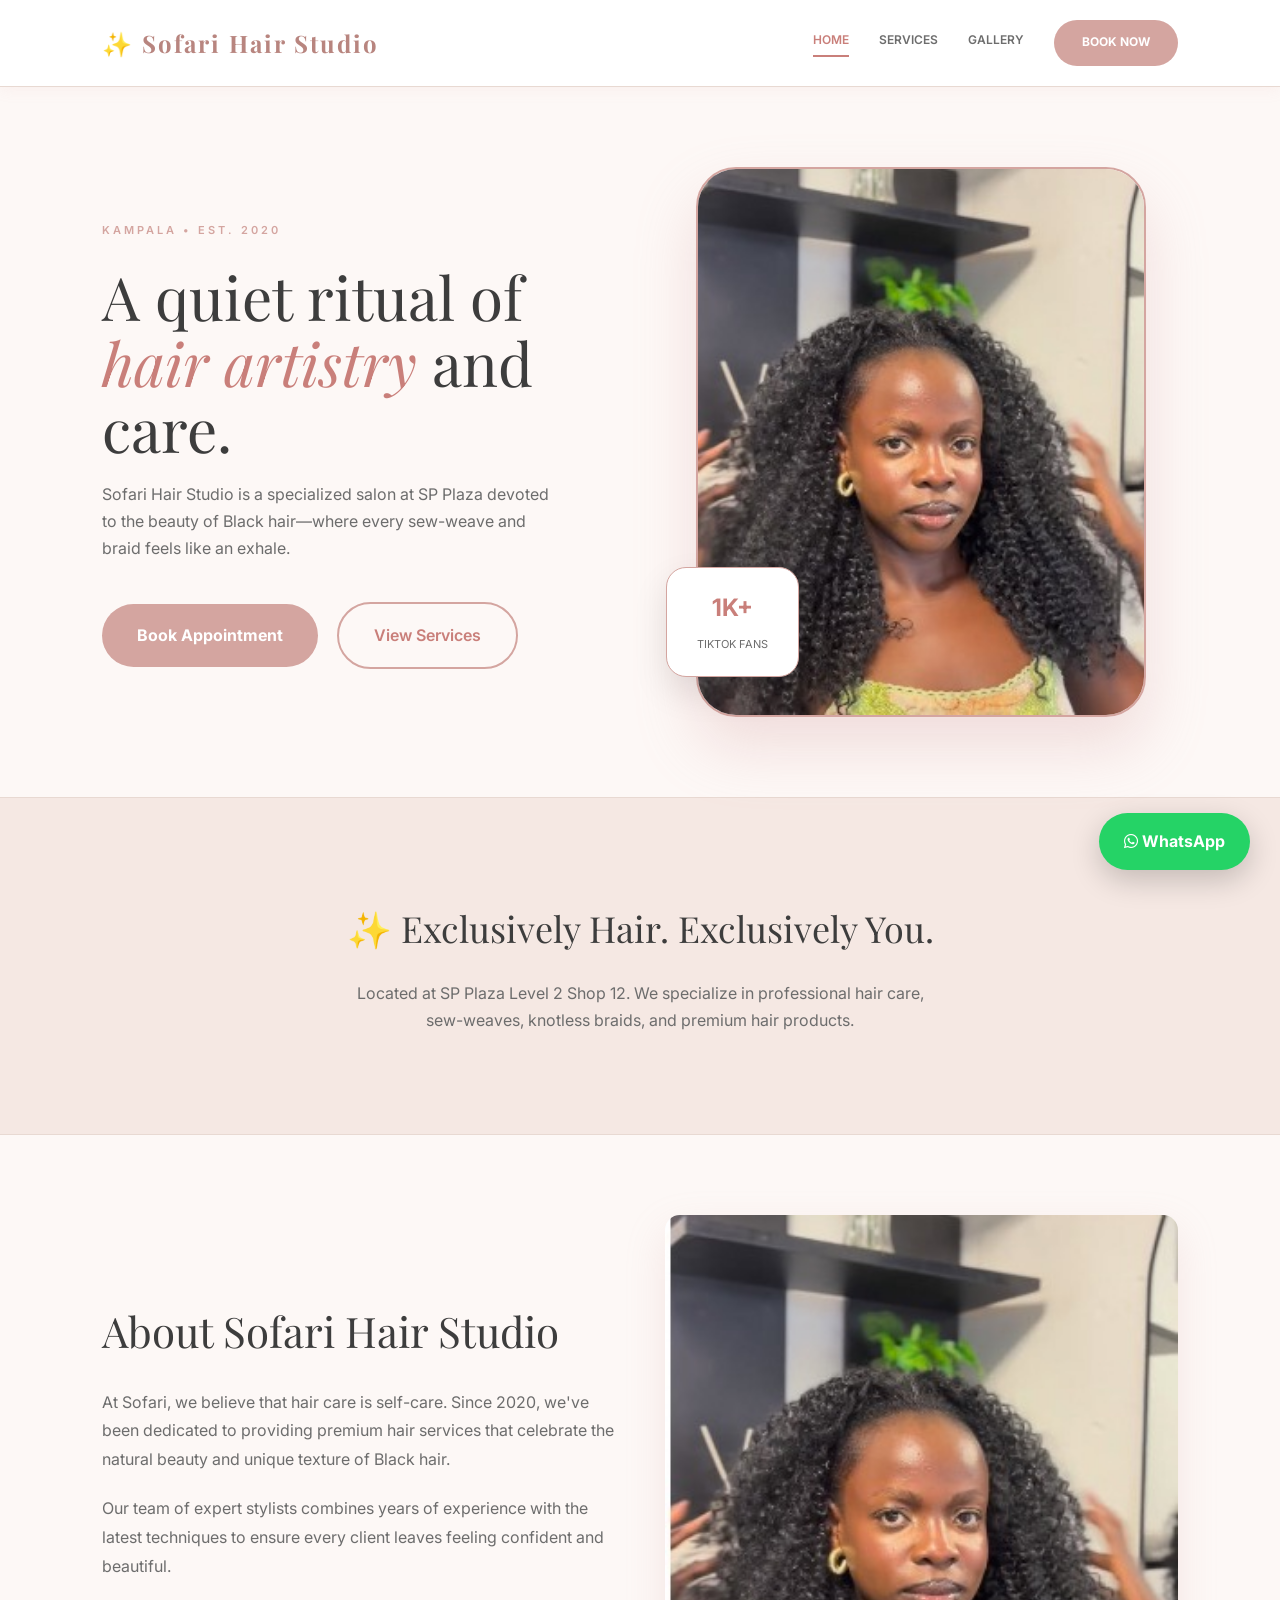
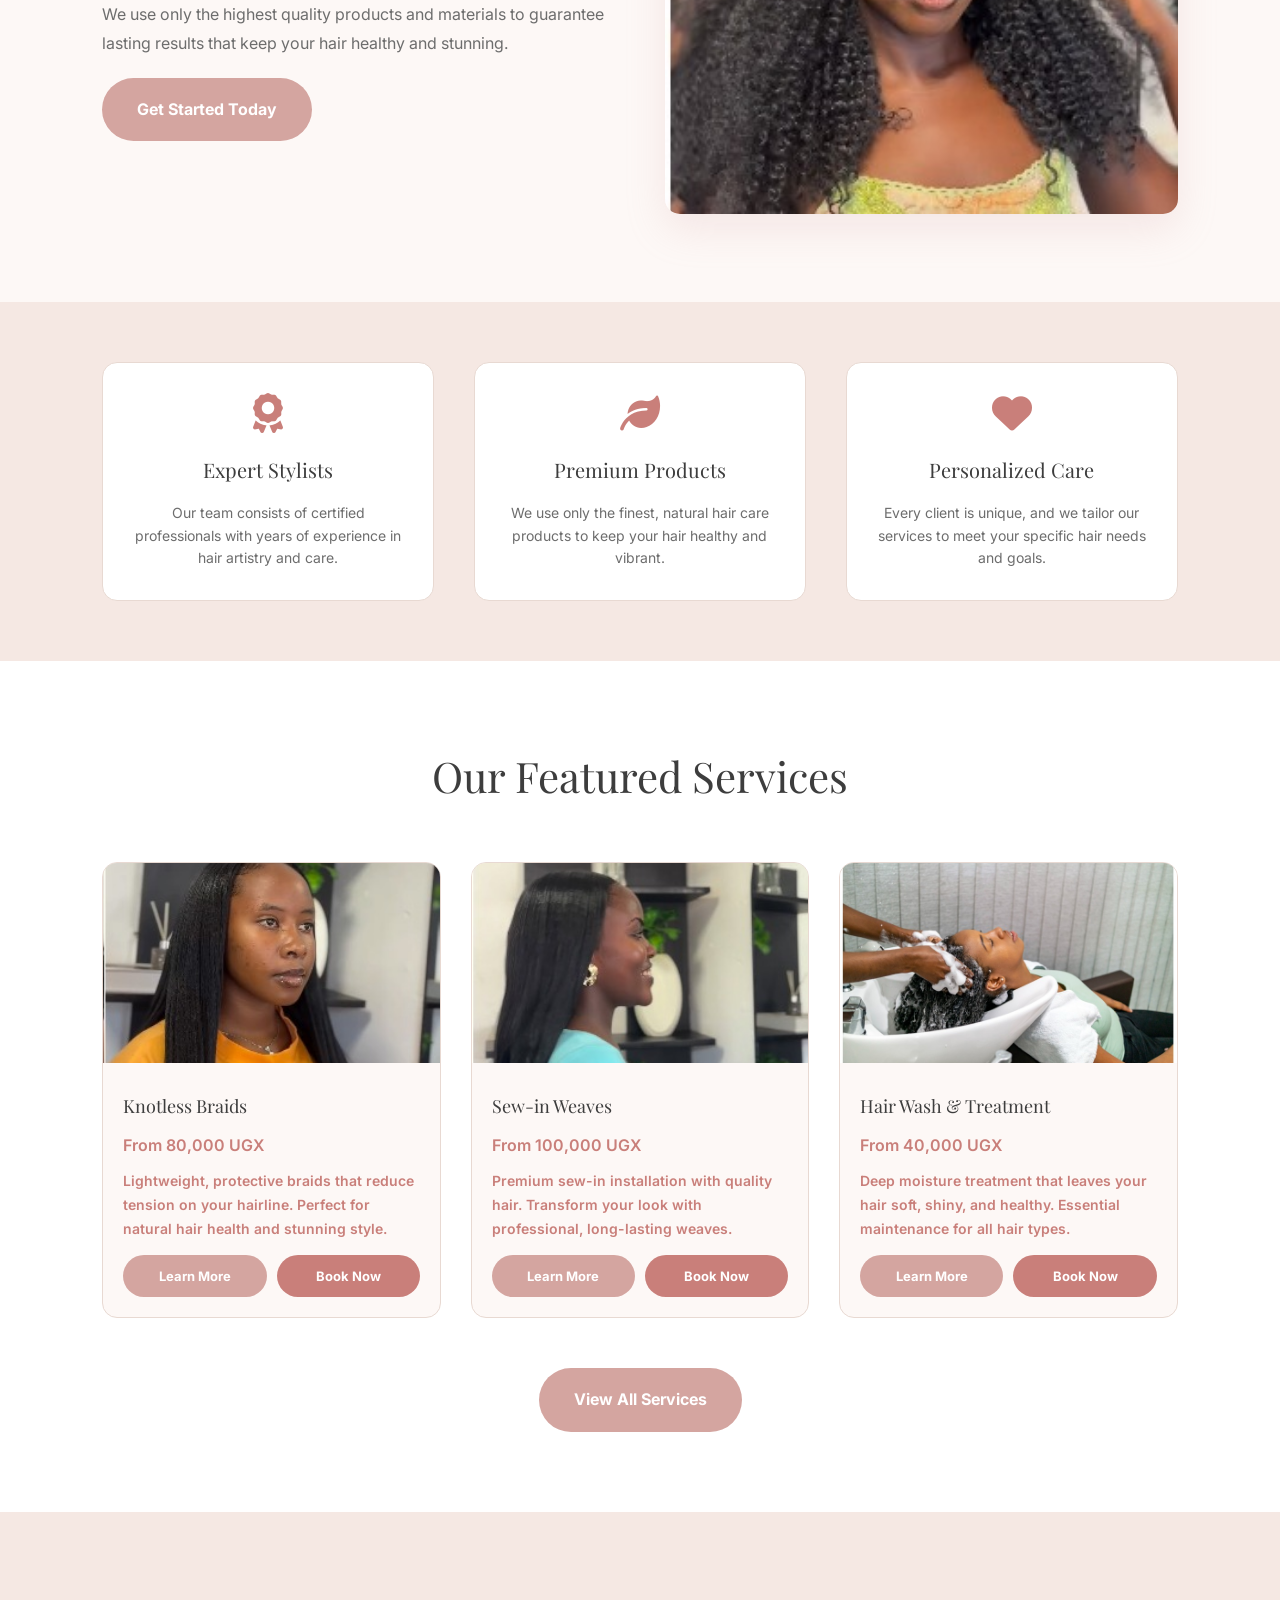
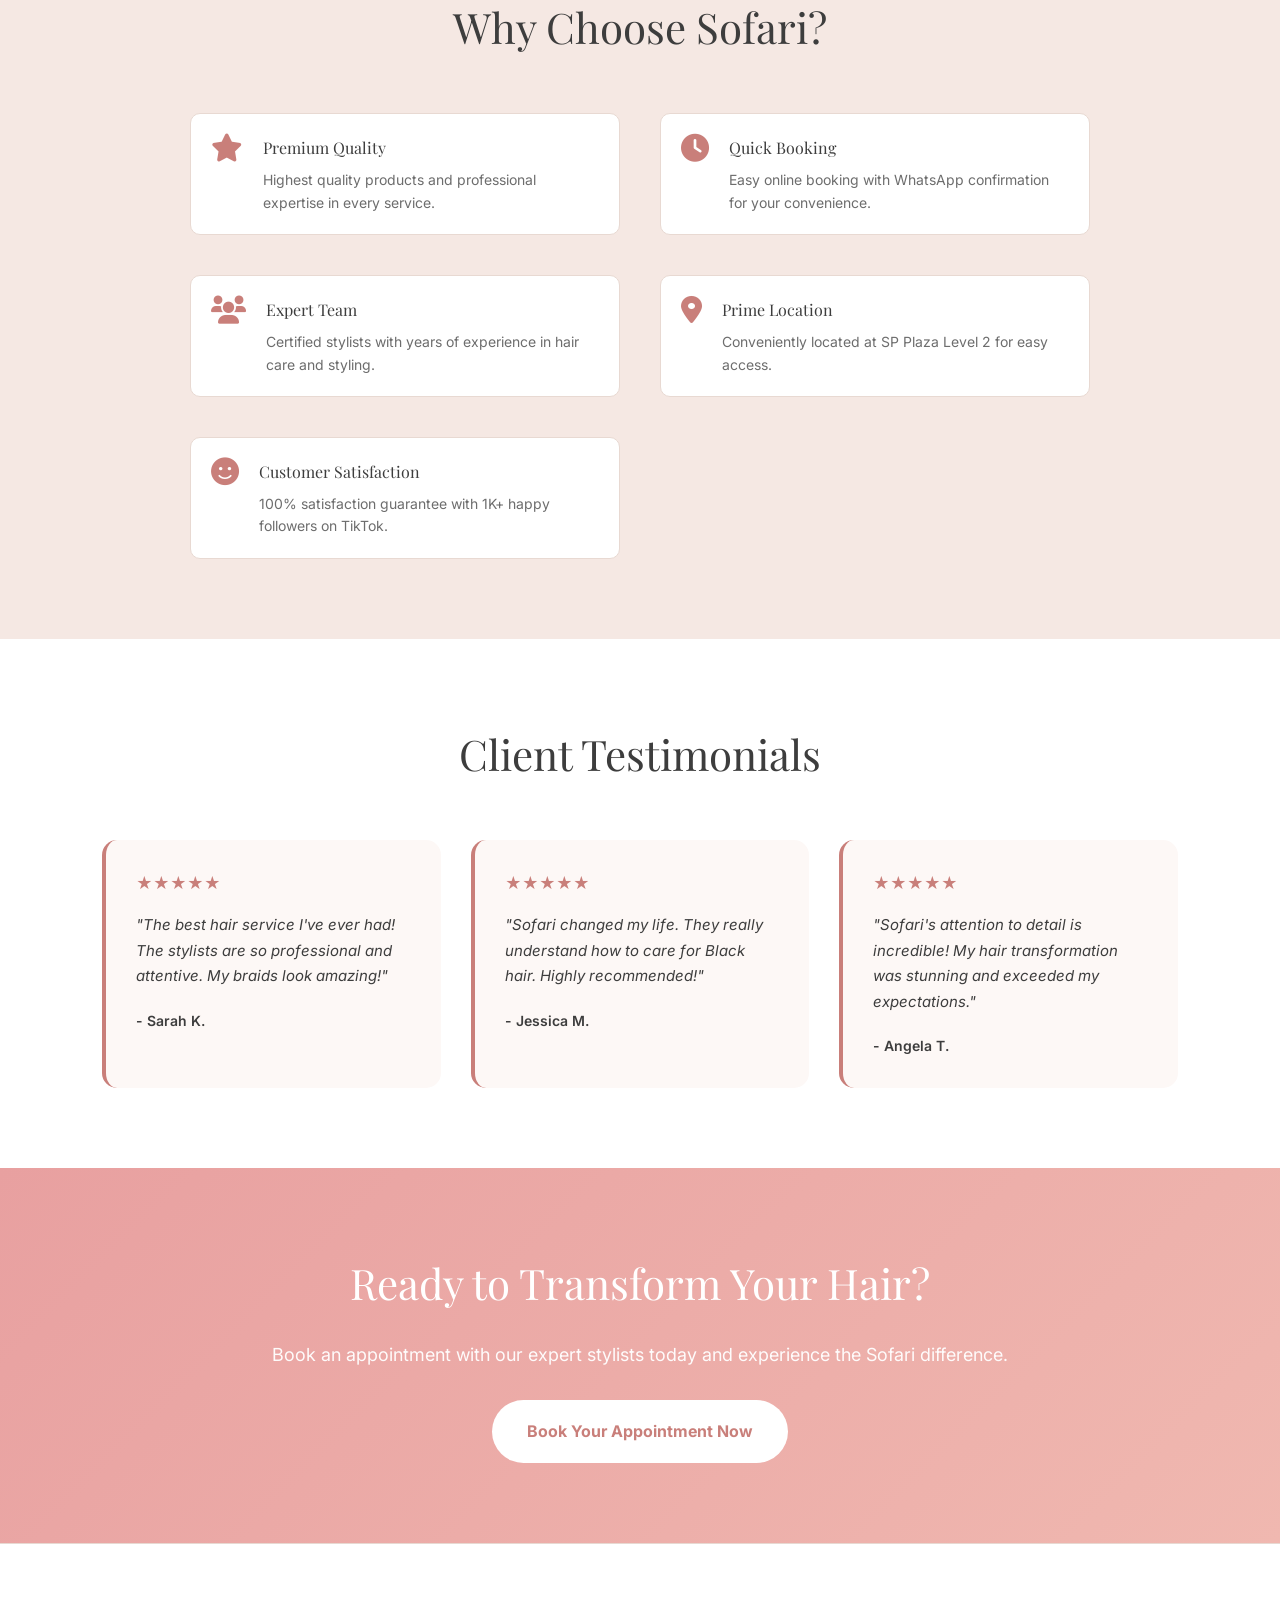
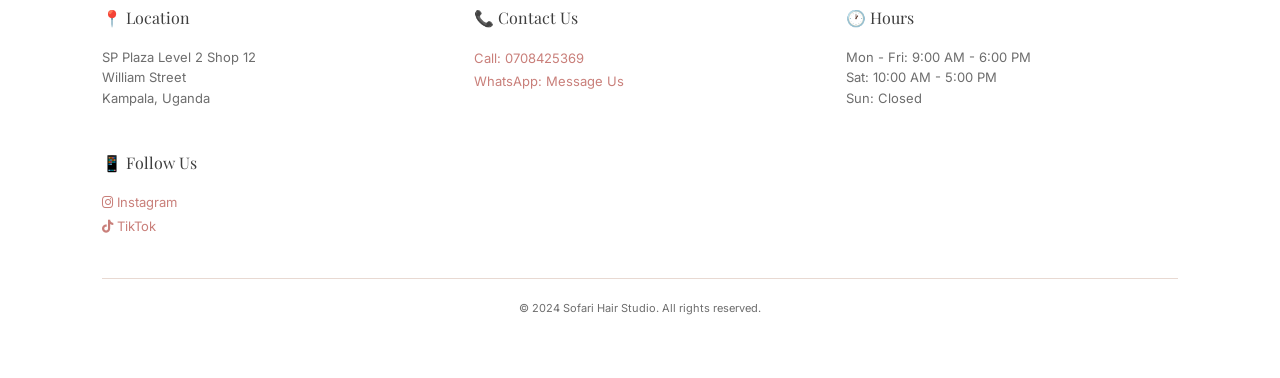
<file: index.html>
<!DOCTYPE html>
<html lang="en">
<head>
    <meta charset="UTF-8">
    <meta name="viewport" content="width=device-width, initial-scale=1.0">
    <title>Sofari Hair Studio | Premium Hair Salon</title>
    <link rel="stylesheet" href="style.css">
    <link rel="stylesheet" href="https://cdnjs.cloudflare.com/ajax/libs/font-awesome/6.0.0/css/all.min.css">
    <style>
        .about-section {
            display: grid;
            grid-template-columns: 1fr 1fr;
            gap: 50px;
            align-items: center;
            padding: 80px 8%;
        }

        .about-content h2 {
            font-size: 42px;
            color: var(--text-dark);
            margin-bottom: 20px;
        }

        .about-content p {
            color: var(--text-light);
            font-size: 16px;
            line-height: 1.8;
            margin-bottom: 20px;
        }

        .features-grid {
            display: grid;
            grid-template-columns: repeat(3, 1fr);
            gap: 40px;
            padding: 60px 8%;
            background: var(--bg-medium);
        }

        .feature-card {
            text-align: center;
            padding: 30px;
            background: var(--white);
            border-radius: 15px;
            border: 1px solid var(--border);
            transition: 0.3s;
        }

        .feature-card:hover {
            transform: translateY(-10px);
            box-shadow: 0 15px 40px rgba(212, 160, 160, 0.2);
        }

        .feature-card i {
            font-size: 40px;
            color: var(--accent-hover);
            margin-bottom: 20px;
        }

        .feature-card h3 {
            font-size: 20px;
            color: var(--text-dark);
            margin-bottom: 15px;
        }

        .feature-card p {
            color: var(--text-light);
            font-size: 14px;
            line-height: 1.6;
        }

        .services-preview {
            padding: 80px 8%;
            background: var(--white);
        }

        .services-preview h2 {
            font-size: 42px;
            color: var(--text-dark);
            text-align: center;
            margin-bottom: 50px;
        }

        .services-grid {
            display: grid;
            grid-template-columns: repeat(3, 1fr);
            gap: 30px;
            margin-bottom: 50px;
        }

        .service-item {
            background: var(--bg-light);
            border-radius: 15px;
            overflow: hidden;
            transition: 0.3s;
            border: 1px solid var(--border);
        }

        .service-item:hover {
            transform: translateY(-10px);
            box-shadow: 0 15px 40px rgba(212, 160, 160, 0.2);
        }

        .service-item img {
            width: 100%;
            height: 200px;
            object-fit: cover;
        }

        .service-item-content {
            padding: 20px;
        }

        .service-item h3 {
            font-size: 18px;
            color: var(--text-dark);
            margin-bottom: 10px;
        }

        .service-item p {
            color: var(--accent-hover);
            font-weight: 600;
            margin-bottom: 15px;
        }

        .service-item .btn-rose {
            display: inline-block;
            padding: 10px 20px;
            font-size: 13px;
        }

        .cta-section {
            background: linear-gradient(135deg, #e8a0a0 0%, #f0b8b0 100%);
            padding: 80px 8%;
            text-align: center;
            color: var(--white);
        }

        .cta-section h2 {
            font-size: 42px;
            margin-bottom: 20px;
            color: var(--white);
        }

        .cta-section p {
            font-size: 18px;
            margin-bottom: 30px;
            color: rgba(255, 255, 255, 0.95);
        }

        .testimonials {
            padding: 80px 8%;
            background: var(--white);
        }

        .testimonials h2 {
            font-size: 42px;
            color: var(--text-dark);
            text-align: center;
            margin-bottom: 50px;
        }

        .testimonials-grid {
            display: grid;
            grid-template-columns: repeat(3, 1fr);
            gap: 30px;
        }

        .testimonial-card {
            background: var(--bg-light);
            padding: 30px;
            border-radius: 15px;
            border-left: 4px solid var(--accent-hover);
        }

        .testimonial-card .stars {
            color: var(--accent-hover);
            margin-bottom: 15px;
            font-size: 16px;
        }

        .testimonial-card p {
            color: var(--text-dark);
            font-size: 15px;
            line-height: 1.7;
            margin-bottom: 20px;
            font-style: italic;
        }

        .testimonial-author {
            font-weight: 600;
            color: var(--text-dark);
            font-size: 14px;
        }

        .why-choose {
            padding: 80px 8%;
            background: var(--bg-medium);
        }

        .why-choose h2 {
            font-size: 42px;
            color: var(--text-dark);
            text-align: center;
            margin-bottom: 50px;
        }

        .why-list {
            display: grid;
            grid-template-columns: 1fr 1fr;
            gap: 40px;
            max-width: 900px;
            margin: 0 auto;
        }

        .why-item {
            display: flex;
            gap: 20px;
            padding: 20px;
            background: var(--white);
            border-radius: 10px;
            border: 1px solid var(--border);
        }

        .why-item i {
            font-size: 28px;
            color: var(--accent-hover);
            flex-shrink: 0;
        }

        .why-item h3 {
            font-size: 16px;
            color: var(--text-dark);
            margin-bottom: 8px;
        }

        .why-item p {
            font-size: 14px;
            color: var(--text-light);
            line-height: 1.6;
        }

        @media (max-width: 768px) {
            .about-section {
                grid-template-columns: 1fr;
                padding: 40px 5%;
            }

            .features-grid {
                grid-template-columns: 1fr;
            }

            .services-grid {
                grid-template-columns: 1fr;
            }

            .testimonials-grid {
                grid-template-columns: 1fr;
            }

            .why-list {
                grid-template-columns: 1fr;
            }

            .about-content h2 {
                font-size: 32px;
            }

            .cta-section h2 {
                font-size: 32px;
            }

            .services-preview h2 {
                font-size: 32px;
            }

            .testimonials h2 {
                font-size: 32px;
            }

            .why-choose h2 {
                font-size: 32px;
            }
        }
    </style>
</head>
<body>

<header>
    <a href="index.html" class="logo">✨ Sofari Hair Studio</a>
    <nav>
        <a href="index.html" class="active">Home</a>
        <a href="services.html">Services</a>
        <a href="gallery.html">Gallery</a>
        <a href="booking.html" class="nav-book-btn">Book Now</a>
    </nav>
</header>

<main>
    <!-- HERO SECTION -->
    <section class="hero-split">
        <div class="hero-content">
            <span>Kampala • Est. 2020</span>
            <h1>A quiet ritual of <em>hair artistry</em> and care.</h1>
            <p>Sofari Hair Studio is a specialized salon at SP Plaza devoted to the beauty of Black hair—where every sew-weave and braid feels like an exhale.</p>
            
            <div class="hero-btns">
                <a href="booking.html" class="btn-rose">Book Appointment</a>
                <a href="services.html" class="btn-outline">View Services</a>
            </div>
        </div>

        <div class="hero-visual">
            <div class="img-container">
                <img src="sofari-1.jpeg" alt="Hair Artistry">
                <div class="badge">
                    <strong>1K+</strong>
                    <span>TikTok Fans</span>
                </div>
            </div>
        </div>
    </section>

    <!-- TAGLINE -->
    <section class="description-bar">
        <h2>✨ Exclusively Hair. Exclusively You.</h2>
        <p>Located at SP Plaza Level 2 Shop 12. We specialize in professional hair care, sew-weaves, knotless braids, and premium hair products.</p>
    </section>

    <!-- ABOUT SECTION -->
    <section class="about-section">
        <div class="about-content">
            <h2>About Sofari Hair Studio</h2>
            <p>At Sofari, we believe that hair care is self-care. Since 2020, we've been dedicated to providing premium hair services that celebrate the natural beauty and unique texture of Black hair.</p>
            <p>Our team of expert stylists combines years of experience with the latest techniques to ensure every client leaves feeling confident and beautiful.</p>
            <p>We use only the highest quality products and materials to guarantee lasting results that keep your hair healthy and stunning.</p>
            <a href="booking.html" class="btn-rose">Get Started Today</a>
        </div>
        <div class="about-content">
            <img src="sofari-1.jpeg" alt="About Sofari" style="border-radius: 15px; width: 100%; box-shadow: 0 15px 40px rgba(212, 160, 160, 0.2);">
        </div>
    </section>

    <!-- FEATURES -->
    <section class="features-grid">
        <div class="feature-card">
            <i class="fas fa-award"></i>
            <h3>Expert Stylists</h3>
            <p>Our team consists of certified professionals with years of experience in hair artistry and care.</p>
        </div>
        <div class="feature-card">
            <i class="fas fa-leaf"></i>
            <h3>Premium Products</h3>
            <p>We use only the finest, natural hair care products to keep your hair healthy and vibrant.</p>
        </div>
        <div class="feature-card">
            <i class="fas fa-heart"></i>
            <h3>Personalized Care</h3>
            <p>Every client is unique, and we tailor our services to meet your specific hair needs and goals.</p>
        </div>
    </section>

    <!-- FEATURED SERVICES -->
    <section class="services-preview">
        <h2>Our Featured Services</h2>
        <div class="services-grid">
            <div class="service-item">
                <img src="sofari-2.jpeg" alt="Knotless Braids">
                <div class="service-item-content">
                    <h3>Knotless Braids</h3>
                    <p style="color: var(--accent-hover); font-weight: 600; margin-bottom: 10px;">From 80,000 UGX</p>
                    <p style="font-size: 14px; margin-bottom: 15px;">Lightweight, protective braids that reduce tension on your hairline. Perfect for natural hair health and stunning style.</p>
                    <div style="display: flex; gap: 10px;">
                        <a href="services.html" class="btn-rose" style="flex: 1; text-align: center; padding: 10px;">Learn More</a>
                        <a href="booking.html" class="btn-rose" style="flex: 1; text-align: center; padding: 10px; background: var(--accent-hover);">Book Now</a>
                    </div>
                </div>
            </div>
            <div class="service-item">
                <img src="sofari-3.jpeg" alt="Sew-in Weaves">
                <div class="service-item-content">
                    <h3>Sew-in Weaves</h3>
                    <p style="color: var(--accent-hover); font-weight: 600; margin-bottom: 10px;">From 100,000 UGX</p>
                    <p style="font-size: 14px; margin-bottom: 15px;">Premium sew-in installation with quality hair. Transform your look with professional, long-lasting weaves.</p>
                    <div style="display: flex; gap: 10px;">
                        <a href="services.html" class="btn-rose" style="flex: 1; text-align: center; padding: 10px;">Learn More</a>
                        <a href="booking.html" class="btn-rose" style="flex: 1; text-align: center; padding: 10px; background: var(--accent-hover);">Book Now</a>
                    </div>
                </div>
            </div>
            <div class="service-item">
                <img src="sofari-10.jpeg" alt="Hair Wash & Treatment">
                <div class="service-item-content">
                    <h3>Hair Wash & Treatment</h3>
                    <p style="color: var(--accent-hover); font-weight: 600; margin-bottom: 10px;">From 40,000 UGX</p>
                    <p style="font-size: 14px; margin-bottom: 15px;">Deep moisture treatment that leaves your hair soft, shiny, and healthy. Essential maintenance for all hair types.</p>
                    <div style="display: flex; gap: 10px;">
                        <a href="services.html" class="btn-rose" style="flex: 1; text-align: center; padding: 10px;">Learn More</a>
                        <a href="booking.html" class="btn-rose" style="flex: 1; text-align: center; padding: 10px; background: var(--accent-hover);">Book Now</a>
                    </div>
                </div>
            </div>
        </div>
        <div style="text-align: center;">
            <a href="services.html" class="btn-rose">View All Services</a>
        </div>
    </section>

    <!-- WHY CHOOSE US -->
    <section class="why-choose">
        <h2>Why Choose Sofari?</h2>
        <div class="why-list">
            <div class="why-item">
                <i class="fas fa-star"></i>
                <div>
                    <h3>Premium Quality</h3>
                    <p>Highest quality products and professional expertise in every service.</p>
                </div>
            </div>
            <div class="why-item">
                <i class="fas fa-clock"></i>
                <div>
                    <h3>Quick Booking</h3>
                    <p>Easy online booking with WhatsApp confirmation for your convenience.</p>
                </div>
            </div>
            <div class="why-item">
                <i class="fas fa-users"></i>
                <div>
                    <h3>Expert Team</h3>
                    <p>Certified stylists with years of experience in hair care and styling.</p>
                </div>
            </div>
            <div class="why-item">
                <i class="fas fa-location-dot"></i>
                <div>
                    <h3>Prime Location</h3>
                    <p>Conveniently located at SP Plaza Level 2 for easy access.</p>
                </div>
            </div>
            <div class="why-item">
                <i class="fas fa-smile"></i>
                <div>
                    <h3>Customer Satisfaction</h3>
                    <p>100% satisfaction guarantee with 1K+ happy followers on TikTok.</p>
                </div>
            </div>
        </div>
    </section>

    <!-- TESTIMONIALS -->
    <section class="testimonials">
        <h2>Client Testimonials</h2>
        <div class="testimonials-grid">
            <div class="testimonial-card">
                <div class="stars">★★★★★</div>
                <p>"The best hair service I've ever had! The stylists are so professional and attentive. My braids look amazing!"</p>
                <div class="testimonial-author">- Sarah K.</div>
            </div>
            <div class="testimonial-card">
                <div class="stars">★★★★★</div>
                <p>"Sofari changed my life. They really understand how to care for Black hair. Highly recommended!"</p>
                <div class="testimonial-author">- Jessica M.</div>
            </div>
            <div class="testimonial-card">
                <div class="stars">★★★★★</div>
                <p>"Sofari's attention to detail is incredible! My hair transformation was stunning and exceeded my expectations."</p>
                <div class="testimonial-author">- Angela T.</div>
            </div>
        </div>
    </section>

    <!-- CTA SECTION -->
    <section class="cta-section">
        <h2>Ready to Transform Your Hair?</h2>
        <p>Book an appointment with our expert stylists today and experience the Sofari difference.</p>
        <a href="booking.html" class="btn-rose" style="background: var(--white); color: var(--accent-hover);">Book Your Appointment Now</a>
    </section>
</main>

<footer>
    <div style="max-width: 1200px; margin: 0 auto;">
        <div style="display: grid; grid-template-columns: repeat(auto-fit, minmax(250px, 1fr)); gap: 40px; margin-bottom: 40px; text-align: left;">
            <!-- Location -->
            <div>
                <h3 style="color: var(--text-dark); margin-bottom: 15px; font-size: 16px;">📍 Location</h3>
                <p style="margin: 0; line-height: 1.6;">
                    SP Plaza Level 2 Shop 12<br>
                    William Street<br>
                    Kampala, Uganda
                </p>
            </div>
            
            <!-- Contact -->
            <div>
                <h3 style="color: var(--text-dark); margin-bottom: 15px; font-size: 16px;">📞 Contact Us</h3>
                <p style="margin: 0; line-height: 1.8;">
                    <a href="tel:0708425369" style="color: var(--accent-hover); text-decoration: none;">Call: 0708425369</a><br>
                    <a href="https://wa.me/256708425369" target="_blank" style="color: var(--accent-hover); text-decoration: none;">WhatsApp: Message Us</a>
                </p>
            </div>
            
            <!-- Hours -->
            <div>
                <h3 style="color: var(--text-dark); margin-bottom: 15px; font-size: 16px;">🕐 Hours</h3>
                <p style="margin: 0; line-height: 1.6;">
                    Mon - Fri: 9:00 AM - 6:00 PM<br>
                    Sat: 10:00 AM - 5:00 PM<br>
                    Sun: Closed
                </p>
            </div>

            <!-- Follow Us -->
            <div>
                <h3 style="color: var(--text-dark); margin-bottom: 15px; font-size: 16px;">📱 Follow Us</h3>
                <p style="margin: 0; line-height: 1.8;">
                    <a href="https://www.instagram.com/sofarihairstudio?igsh=MTB6eWc3endqeXNsdg==" target="_blank" style="color: var(--accent-hover); text-decoration: none;"><i class="fab fa-instagram"></i> Instagram</a><br>
                    <a href="https://www.tiktok.com/@sofari.hair.studio?_r=1&_t=ZS-95yvasUpIJh" target="_blank" style="color: var(--accent-hover); text-decoration: none;"><i class="fab fa-tiktok"></i> TikTok</a>
                </p>
            </div>
        </div>
        
        <div style="border-top: 1px solid var(--border); padding-top: 20px; text-align: center;">
            <p style="margin: 0; font-size: 11px;">&copy; 2024 Sofari Hair Studio. All rights reserved.</p>
        </div>
    </div>
</footer>

<a href="https://wa.me/256708425369" class="whatsapp-btn">
    <i class="fab fa-whatsapp"></i> WhatsApp
</a>

<script src="app.js"></script>
</body>
</html>
</file>
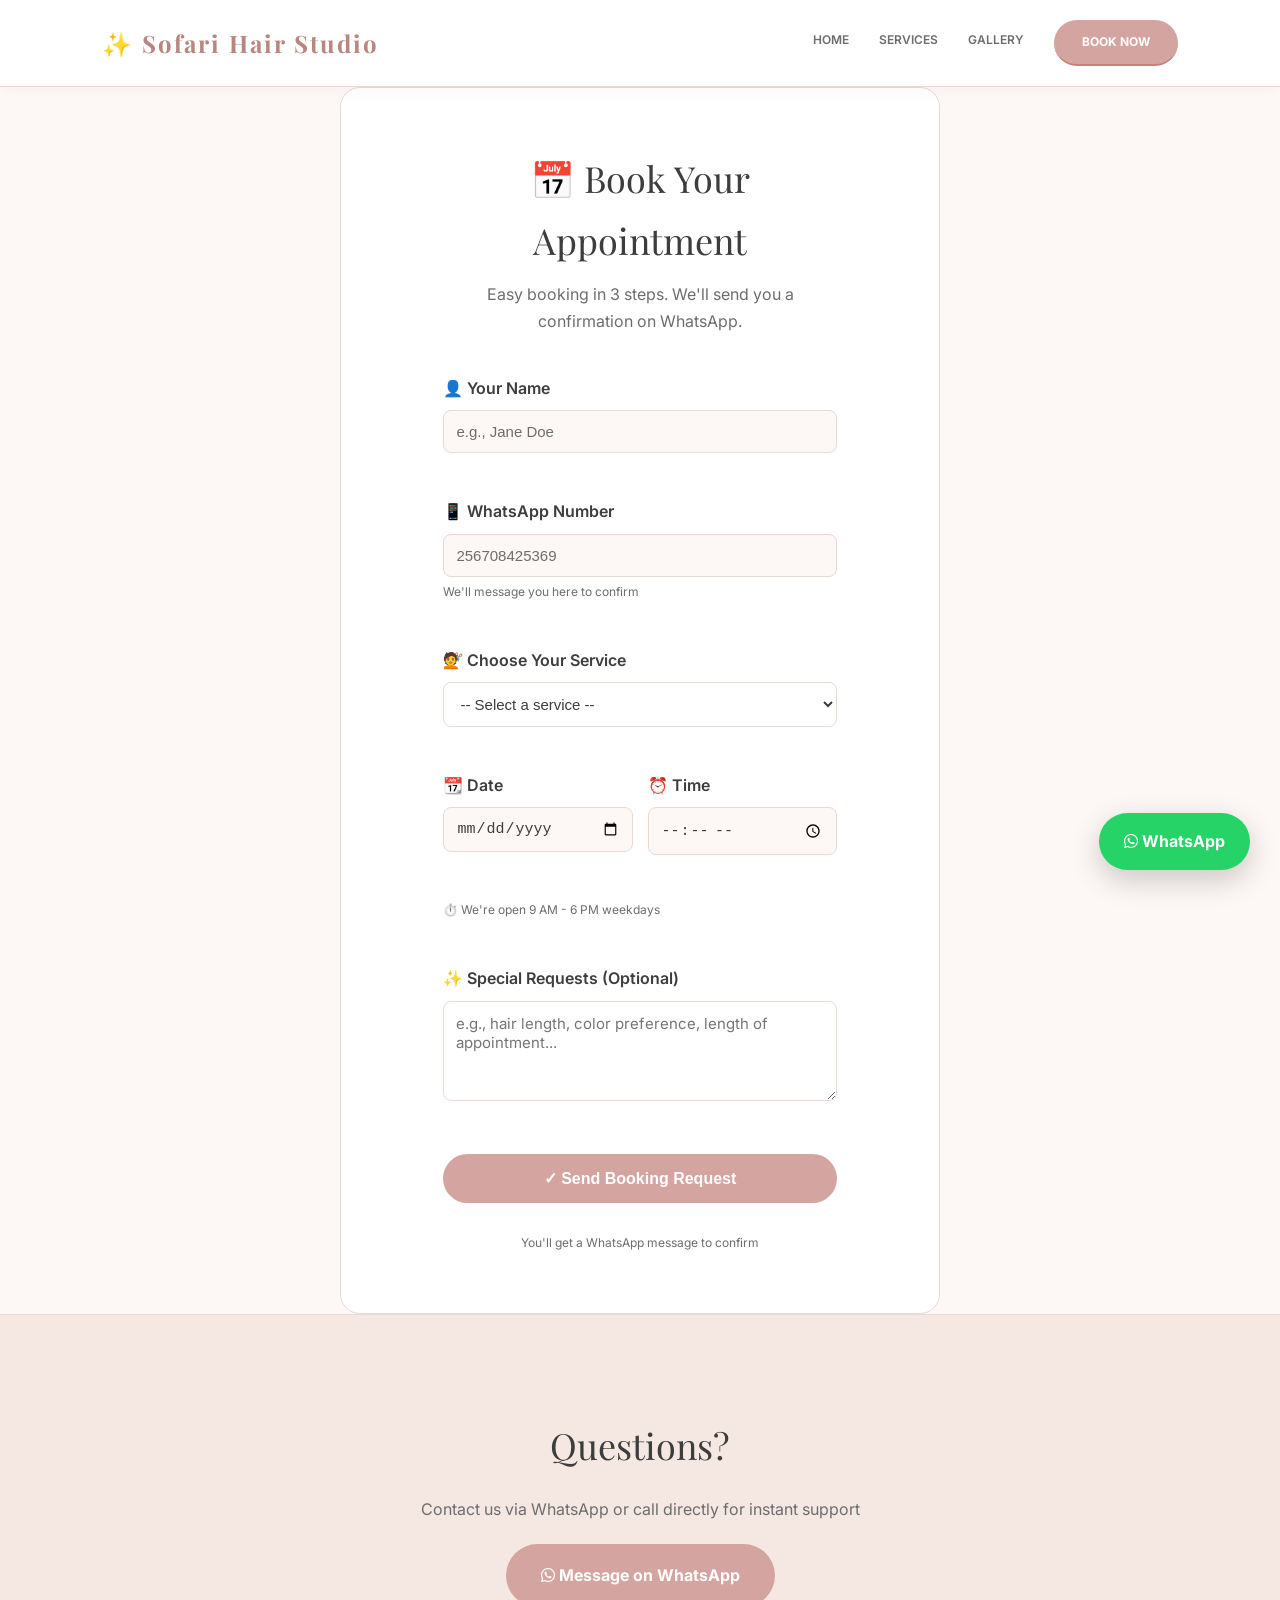
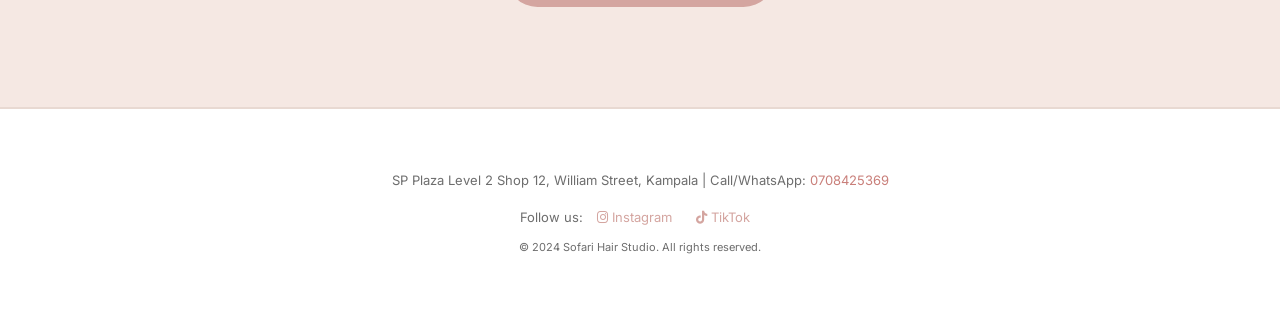
<file: booking.html>
<!DOCTYPE html>
<html lang="en">
<head>
    <meta charset="UTF-8">
    <meta name="viewport" content="width=device-width, initial-scale=1.0">
    <link rel="stylesheet" href="style.css">
    <link rel="stylesheet" href="https://cdnjs.cloudflare.com/ajax/libs/font-awesome/6.0.0/css/all.min.css">
    <title>Book Now | Sofari Hair Studio</title>
</head>
<body>
<header>
    <a href="index.html" class="logo">✨ Sofari Hair Studio</a>
    <nav>
        <a href="index.html">Home</a>
        <a href="services.html">Services</a>
        <a href="gallery.html">Gallery</a>

        <a href="booking.html" class="nav-book-btn active">Book Now</a>
    </nav>
</header>

<main>
    <section>
        <div class="booking-container" style="max-width: 600px; margin: 0 auto; padding: 60px 8%;">
            <h2 style="font-size: 36px; text-align: center; margin-bottom: 10px;">📅 Book Your Appointment</h2>
            <p style="text-align: center; color: var(--text-light); margin-bottom: 40px; font-size: 16px;">
                Easy booking in 3 steps. We'll send you a confirmation on WhatsApp.
            </p>
            <form onsubmit="handleBooking(event)">
                <!-- Your Info -->
                <div style="margin-bottom: 30px;">
                    <label style="display: block; margin-bottom: 8px; font-weight: 600; color: var(--text-dark);">👤 Your Name</label>
                    <input type="text" id="name" placeholder="e.g., Jane Doe" required style="width: 100%; padding: 12px; border: 1px solid var(--border); border-radius: 8px; font-size: 15px; box-sizing: border-box;">
                </div>

                <div style="margin-bottom: 30px;">
                    <label style="display: block; margin-bottom: 8px; font-weight: 600; color: var(--text-dark);">📱 WhatsApp Number</label>
                    <input type="tel" id="phone" placeholder="256708425369" required style="width: 100%; padding: 12px; border: 1px solid var(--border); border-radius: 8px; font-size: 15px; box-sizing: border-box;">
                    <p style="font-size: 12px; color: var(--text-light); margin-top: 5px;">We'll message you here to confirm</p>
                </div>

                <!-- Service Selection -->
                <div style="margin-bottom: 30px;">
                    <label style="display: block; margin-bottom: 8px; font-weight: 600; color: var(--text-dark);">💇 Choose Your Service</label>
                    <select id="service" required style="width: 100%; padding: 12px; border: 1px solid var(--border); border-radius: 8px; font-size: 15px; box-sizing: border-box; background: var(--white); cursor: pointer;">
                        <option value="">-- Select a service --</option>
                        <option value="Knotless Braids">Knotless Braids - 80,000 UGX</option>
                        <option value="Sew-in Weaves">Sew-in Weaves - 100,000 UGX</option>
                        <option value="Hair Wash & Treatment">Hair Wash & Treatment - 40,000 UGX</option>
                        <option value="Cornrows">Cornrows - 40,000 UGX</option>
                        <option value="Hair Consultation">Hair Consultation - Free</option>
                    </select>
                </div>

                <!-- Date & Time -->
                <div style="display: grid; grid-template-columns: 1fr 1fr; gap: 15px; margin-bottom: 30px;">
                    <div>
                        <label style="display: block; margin-bottom: 8px; font-weight: 600; color: var(--text-dark);">📆 Date</label>
                        <input type="date" id="date" required style="width: 100%; padding: 12px; border: 1px solid var(--border); border-radius: 8px; font-size: 15px; box-sizing: border-box;">
                    </div>
                    <div>
                        <label style="display: block; margin-bottom: 8px; font-weight: 600; color: var(--text-dark);">⏰ Time</label>
                        <input type="time" id="time" required style="width: 100%; padding: 12px; border: 1px solid var(--border); border-radius: 8px; font-size: 15px; box-sizing: border-box;">
                    </div>
                </div>
                <p style="font-size: 12px; color: var(--text-light); margin-bottom: 30px;">⏱️ We're open 9 AM - 6 PM weekdays</p>

                <!-- Special Requests -->
                <div style="margin-bottom: 30px;">
                    <label style="display: block; margin-bottom: 8px; font-weight: 600; color: var(--text-dark);">✨ Special Requests (Optional)</label>
                    <textarea id="notes" placeholder="e.g., hair length, color preference, length of appointment..." style="width: 100%; padding: 12px; border: 1px solid var(--border); border-radius: 8px; font-size: 15px; box-sizing: border-box; background: var(--white); font-family: inherit; resize: vertical; min-height: 100px;"></textarea>
                </div>

                <!-- Submit Button -->
                <button type="submit" class="btn-rose" style="width: 100%; padding: 15px; font-size: 16px; font-weight: 600; border: none; cursor: pointer;">✓ Send Booking Request</button>
                <p style="text-align: center; font-size: 12px; color: var(--text-light); margin-top: 15px;">You'll get a WhatsApp message to confirm</p>
            </form>
        </div>
    </section>

    <div class="description-bar">
        <h2>Questions?</h2>
        <p>Contact us via WhatsApp or call directly for instant support</p>
        <a href="https://wa.me/256708425369" class="btn-rose" style="margin-top: 20px; display: inline-block;">
            <i class="fab fa-whatsapp"></i> Message on WhatsApp
        </a>
    </div>
</main>

<footer>
    <p>SP Plaza Level 2 Shop 12, William Street, Kampala | Call/WhatsApp: <a href="tel:0708425369">0708425369</a></p>
    <p style="margin-top:15px;">
        Follow us: 
        <a href="https://www.instagram.com/sofarihairstudio?igsh=MTB6eWc3endqeXNsdg==" target="_blank" style="color: var(--accent); text-decoration: none; margin: 0 10px;">
            <i class="fab fa-instagram"></i> Instagram
        </a>
        <a href="https://www.tiktok.com/@sofari.hair.studio?_r=1&_t=ZS-95yvasUpIJh" target="_blank" style="color: var(--accent); text-decoration: none; margin: 0 10px;">
            <i class="fab fa-tiktok"></i> TikTok
        </a>
    </p>
    <p style="margin-top:10px; font-size:11px;">&copy; 2024 Sofari Hair Studio. All rights reserved.</p>
</footer>

<a href="https://wa.me/256708425369" class="whatsapp-btn">
    <i class="fab fa-whatsapp"></i> WhatsApp
</a>

<script src="app.js"></script>
<script>
function handleBooking(event) {
    event.preventDefault();
    const name = document.getElementById('name').value;
    const phone = document.getElementById('phone').value;
    const service = document.getElementById('service').value;
    const date = document.getElementById('date').value;
    const time = document.getElementById('time').value;
    const notes = document.getElementById('notes').value;
    
    const message = `Hello! I'd like to book an appointment:\n\n📋 Name: ${name}\n📞 Phone: ${phone}\n💇 Service: ${service}\n📅 Date: ${date}\n⏰ Time: ${time}\n${notes ? '\n📝 Notes: ' + notes : ''}`;
    
    const whatsappUrl = `https://wa.me/256708425369?text=${encodeURIComponent(message)}`;
    window.open(whatsappUrl, '_blank');
}
</script>
</body>
</html>
</file>
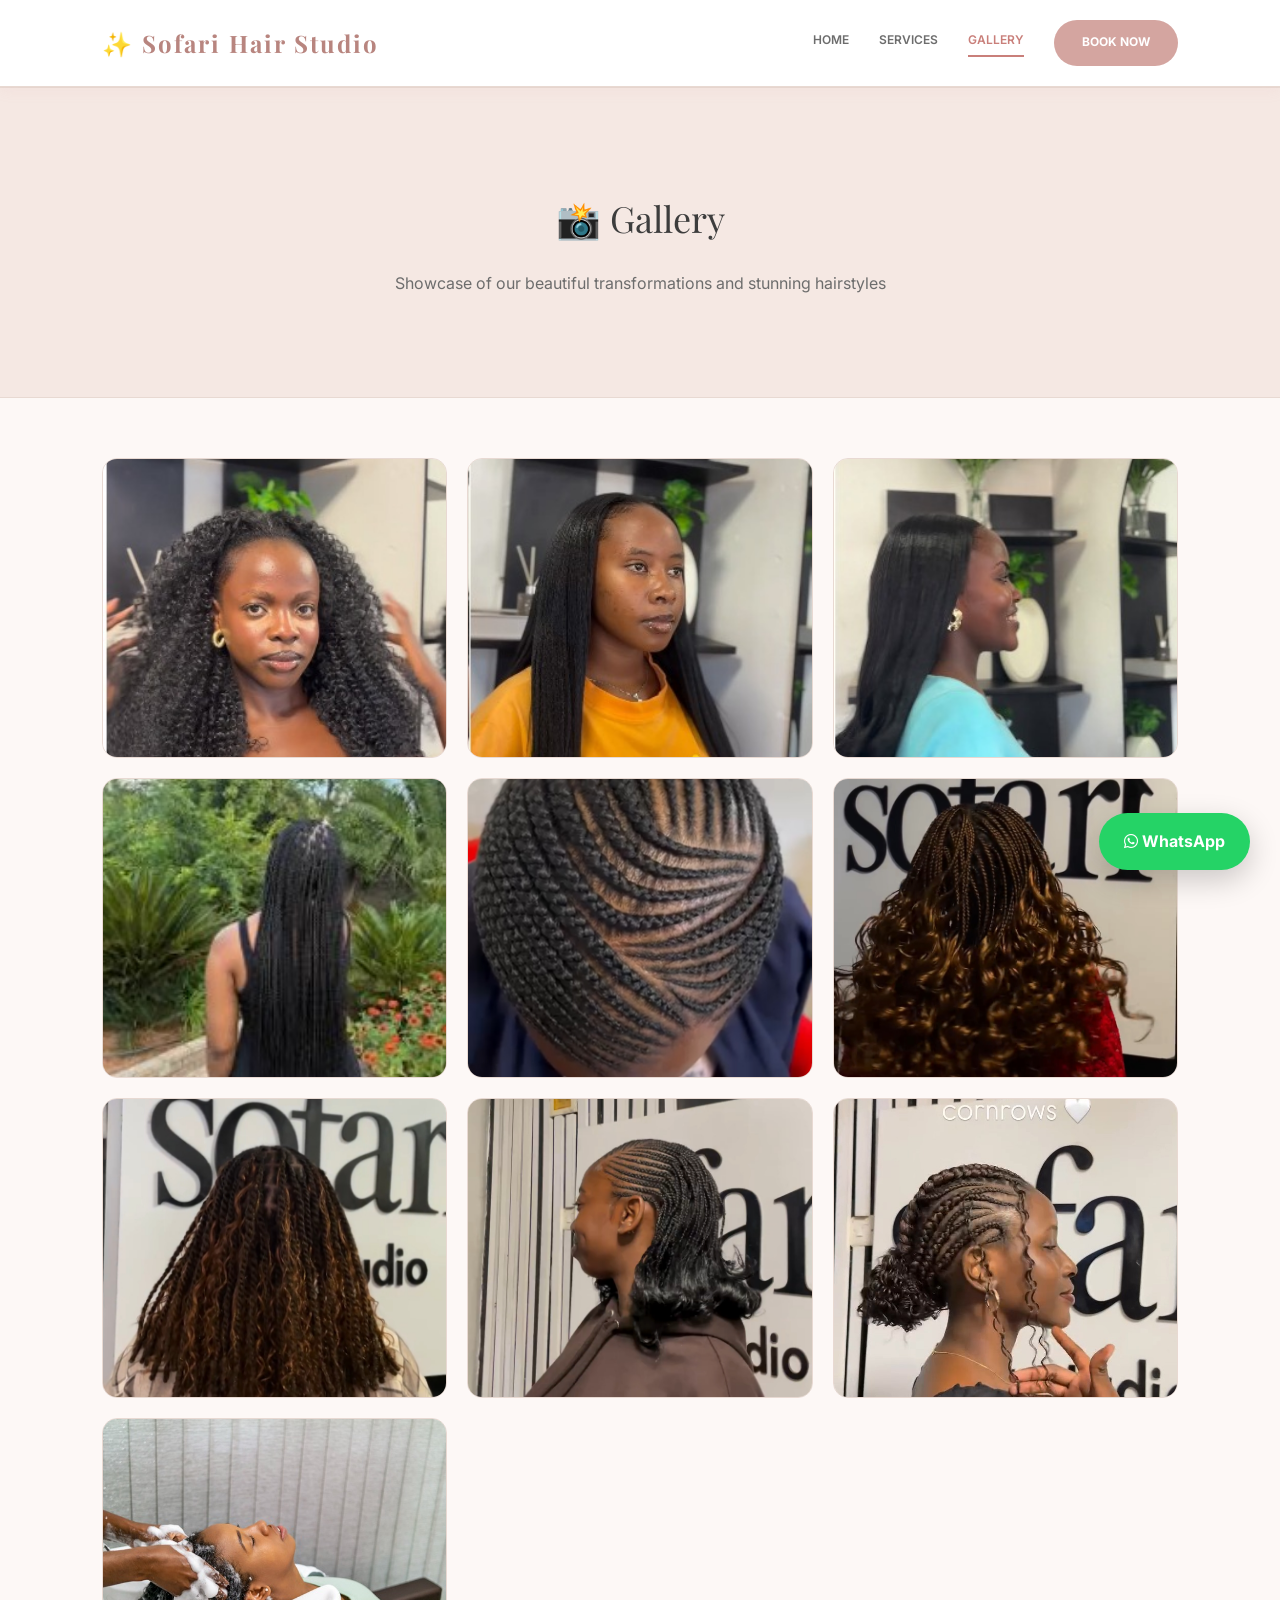
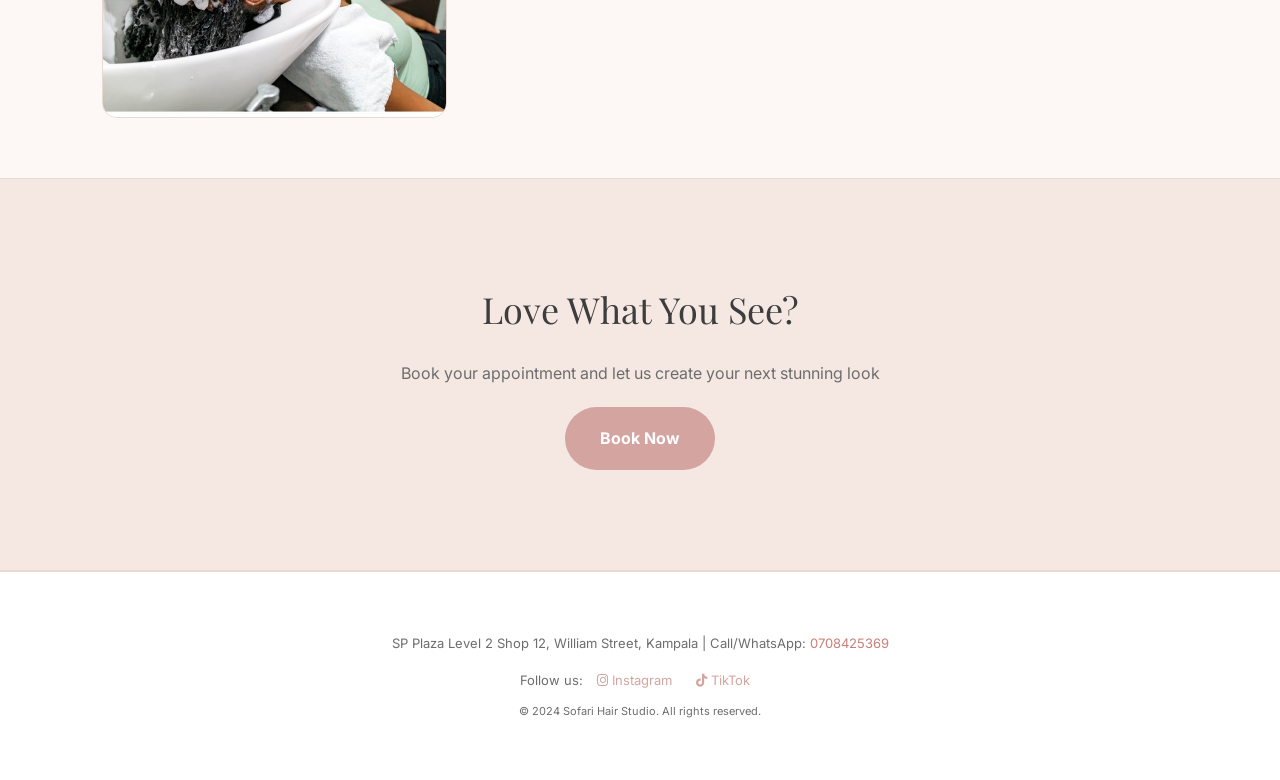
<file: gallery.html>
<!DOCTYPE html>
<html lang="en">
<head>
    <meta charset="UTF-8">
    <meta name="viewport" content="width=device-width, initial-scale=1.0">
    <link rel="stylesheet" href="style.css">
    <link rel="stylesheet" href="https://cdnjs.cloudflare.com/ajax/libs/font-awesome/6.0.0/css/all.min.css">
    <title>Gallery | Sofari Hair Studio</title>
    <style>
        .gallery-grid {
            display: grid;
            grid-template-columns: repeat(auto-fit, minmax(280px, 1fr));
            gap: 20px;
            padding: 60px 8%;
        }
        
        .gallery-item {
            position: relative;
            overflow: hidden;
            border-radius: 15px;
            height: 300px;
            cursor: pointer;
            transition: 0.3s;
            border: 1px solid var(--border);
        }
        
        .gallery-item:hover {
            transform: scale(1.05);
            border-color: var(--accent);
            box-shadow: 0 15px 40px rgba(212, 175, 55, 0.2);
        }
        
        .gallery-item img {
            width: 100%;
            height: 100%;
            object-fit: cover;
        }
        
        .gallery-overlay {
            position: absolute;
            bottom: 0;
            left: 0;
            right: 0;
            background: linear-gradient(transparent, rgba(0,0,0,0.8));
            padding: 20px;
            transform: translateY(100%);
            transition: 0.3s;
        }
        
        .gallery-item:hover .gallery-overlay {
            transform: translateY(0);
        }
        
        .gallery-overlay p {
            color: var(--accent);
            margin: 0;
        }
    </style>
</head>
<body>
<header>
    <a href="index.html" class="logo">✨ Sofari Hair Studio</a>
    <nav>
        <a href="index.html">Home</a>
        <a href="services.html">Services</a>
        <a href="gallery.html" class="active">Gallery</a>
        <a href="booking.html" class="nav-book-btn">Book Now</a>
    </nav>
</header>

<main>
    <div class="description-bar">
        <h2>📸 Gallery</h2>
        <p>Showcase of our beautiful transformations and stunning hairstyles</p>
    </div>
    
    <div class="gallery-grid">
        <div class="gallery-item">
            <img src="sofari-1.jpeg" alt="Sofari Client 1">
            <div class="gallery-overlay">
                <p>✨ Beautiful Sofari Results</p>
            </div>
        </div>
        <div class="gallery-item">
            <img src="sofari-2.jpeg" alt="Sofari Client 2">
            <div class="gallery-overlay">
                <p>✨ Stunning Transformation</p>
            </div>
        </div>
        <div class="gallery-item">
            <img src="sofari-3.jpeg" alt="Sofari Client 3">
            <div class="gallery-overlay">
                <p>✨ Beautiful Sofari Work</p>
            </div>
        </div>
        <div class="gallery-item">
            <img src="sofari-4.jpeg" alt="Sofari Client 4">
            <div class="gallery-overlay">
                <p>✨ Gorgeous Hair Styling</p>
            </div>
        </div>
        <div class="gallery-item">
            <img src="sofari-5.jpeg" alt="Sofari Client 5">
            <div class="gallery-overlay">
                <p>✨ Stunning Braids</p>
            </div>
        </div>
        <div class="gallery-item">
            <img src="sofari-6.jpeg" alt="Sofari Client 6">
            <div class="gallery-overlay">
                <p>✨ Beautiful Hair Art</p>
            </div>
        </div>
        <div class="gallery-item">
            <img src="sofari-7.jpeg" alt="Sofari Client 7">
            <div class="gallery-overlay">
                <p>✨ Premium Hair Styling</p>
            </div>
        </div>
        <div class="gallery-item">
            <img src="sofari-8.jpeg" alt="Sofari Client 8">
            <div class="gallery-overlay">
                <p>✨ Elegant Hair Design</p>
            </div>
        </div>
        <div class="gallery-item">
            <img src="sofari-9.jpeg" alt="Sofari Client 9">
            <div class="gallery-overlay">
                <p>✨ Expert Hair Craftsmanship</p>
            </div>
        </div>
        <div class="gallery-item">
            <img src="sofari-10.jpeg" alt="Sofari Client 10">
            <div class="gallery-overlay">
                <p>✨ Hair Wash & Treatment</p>
            </div>
        </div>
    </div>

    <section class="description-bar">
        <h2>Love What You See?</h2>
        <p>Book your appointment and let us create your next stunning look</p>
        <a href="booking.html" class="btn-rose" style="margin-top: 20px; display: inline-block;">Book Now</a>
    </section>
</main>

<footer>
    <p>SP Plaza Level 2 Shop 12, William Street, Kampala | Call/WhatsApp: <a href="tel:0708425369">0708425369</a></p>
    <p style="margin-top:15px;">
        Follow us: 
        <a href="https://www.instagram.com/sofarihairstudio?igsh=MTB6eWc3endqeXNsdg==" target="_blank" style="color: var(--accent); text-decoration: none; margin: 0 10px;">
            <i class="fab fa-instagram"></i> Instagram
        </a>
        <a href="https://www.tiktok.com/@sofari.hair.studio?_r=1&_t=ZS-95yvasUpIJh" target="_blank" style="color: var(--accent); text-decoration: none; margin: 0 10px;">
            <i class="fab fa-tiktok"></i> TikTok
        </a>
    </p>
    <p style="margin-top:10px; font-size:11px;">&copy; 2024 Sofari Hair Studio. All rights reserved.</p>
</footer>

<a href="https://wa.me/256708425369" class="whatsapp-btn">
    <i class="fab fa-whatsapp"></i> WhatsApp
</a>

<script src="app.js"></script>
</body>
</html>
</file>
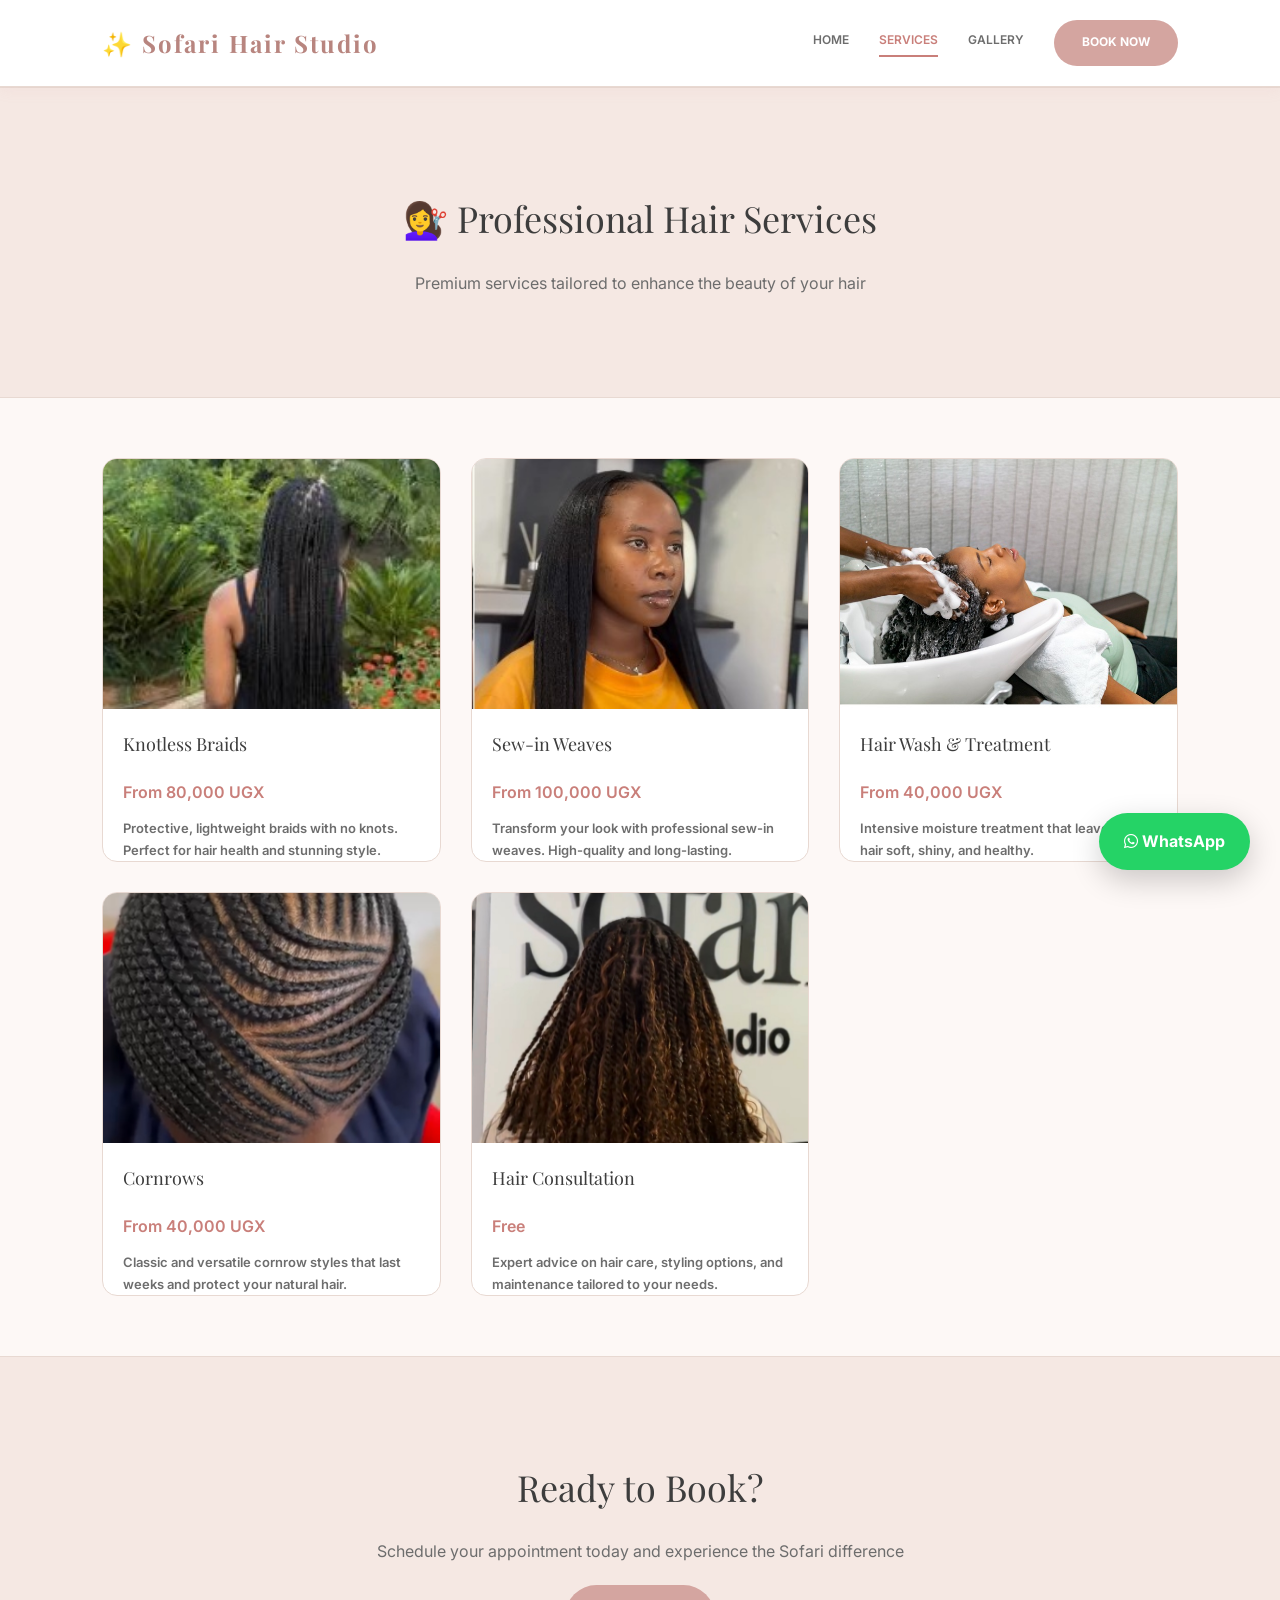
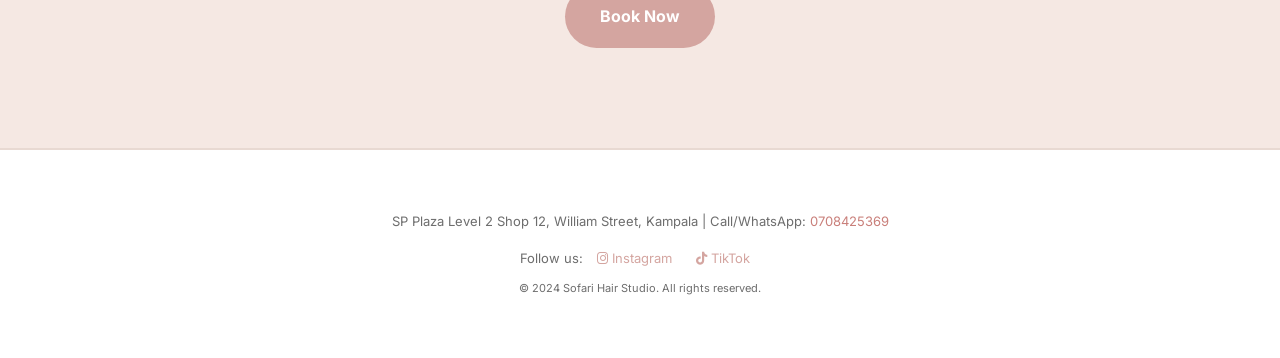
<file: services.html>
<!DOCTYPE html>
<html lang="en">
<head>
    <meta charset="UTF-8">
    <meta name="viewport" content="width=device-width, initial-scale=1.0">
    <link rel="stylesheet" href="style.css">
    <link rel="stylesheet" href="https://cdnjs.cloudflare.com/ajax/libs/font-awesome/6.0.0/css/all.min.css">
    <title>Services | Sofari Hair Studio</title>
</head>
<body>
<header>
    <a href="index.html" class="logo">✨ Sofari Hair Studio</a>
    <nav>
        <a href="index.html">Home</a>
        <a href="services.html" class="active">Services</a>
        <a href="gallery.html">Gallery</a>
        <a href="booking.html" class="nav-book-btn">Book Now</a>
    </nav>
</header>

<main>
    <div class="description-bar">
        <h2>💇‍♀️ Professional Hair Services</h2>
        <p>Premium services tailored to enhance the beauty of your hair</p>
    </div>
    
    <div class="glam-grid">
        <div class="glam-card">
            <img src="sofari-4.jpeg" alt="Knotless Braids">
            <h3>Knotless Braids</h3>
            <p>From 80,000 UGX</p>
            <p style="font-size: 13px; color: var(--text-light); padding: 0 20px;">
                Protective, lightweight braids with no knots. Perfect for hair health and stunning style.
            </p>
        </div>
        <div class="glam-card">
            <img src="sofari-2.jpeg" alt="Sew-in Weaves">
            <h3>Sew-in Weaves</h3>
            <p>From 100,000 UGX</p>
            <p style="font-size: 13px; color: var(--text-light); padding: 0 20px;">
                Transform your look with professional sew-in weaves. High-quality and long-lasting.
            </p>
        </div>
        <div class="glam-card">
            <img src="sofari-10.jpeg" alt="Hair Wash & Treatment">
            <h3>Hair Wash & Treatment</h3>
            <p>From 40,000 UGX</p>
            <p style="font-size: 13px; color: var(--text-light); padding: 0 20px;">
                Intensive moisture treatment that leaves your hair soft, shiny, and healthy.
            </p>
        </div>
        <div class="glam-card">
            <img src="sofari-5.jpeg" alt="Cornrows">
            <h3>Cornrows</h3>
            <p>From 40,000 UGX</p>
            <p style="font-size: 13px; color: var(--text-light); padding: 0 20px;">
                Classic and versatile cornrow styles that last weeks and protect your natural hair.
            </p>
        </div>
        <div class="glam-card">
            <img src="sofari-7.jpeg" alt="Consultation">
            <h3>Hair Consultation</h3>
            <p>Free</p>
            <p style="font-size: 13px; color: var(--text-light); padding: 0 20px;">
                Expert advice on hair care, styling options, and maintenance tailored to your needs.
            </p>
        </div>
    </div>

    <section class="description-bar">
        <h2>Ready to Book?</h2>
        <p>Schedule your appointment today and experience the Sofari difference</p>
        <a href="booking.html" class="btn-rose" style="margin-top: 20px; display: inline-block;">Book Now</a>
    </section>
</main>

<footer>
    <p>SP Plaza Level 2 Shop 12, William Street, Kampala | Call/WhatsApp: <a href="tel:0708425369">0708425369</a></p>
    <p style="margin-top:15px;">
        Follow us: 
        <a href="https://www.instagram.com/sofarihairstudio?igsh=MTB6eWc3endqeXNsdg==" target="_blank" style="color: var(--accent); text-decoration: none; margin: 0 10px;">
            <i class="fab fa-instagram"></i> Instagram
        </a>
        <a href="https://www.tiktok.com/@sofari.hair.studio?_r=1&_t=ZS-95yvasUpIJh" target="_blank" style="color: var(--accent); text-decoration: none; margin: 0 10px;">
            <i class="fab fa-tiktok"></i> TikTok
        </a>
    </p>
    <p style="margin-top:10px; font-size:11px;">&copy; 2024 Sofari Hair Studio. All rights reserved.</p>
</footer>

<a href="https://wa.me/256708425369" class="whatsapp-btn">
    <i class="fab fa-whatsapp"></i> WhatsApp
</a>

<script src="app.js"></script>
</body>
</html>
</file>
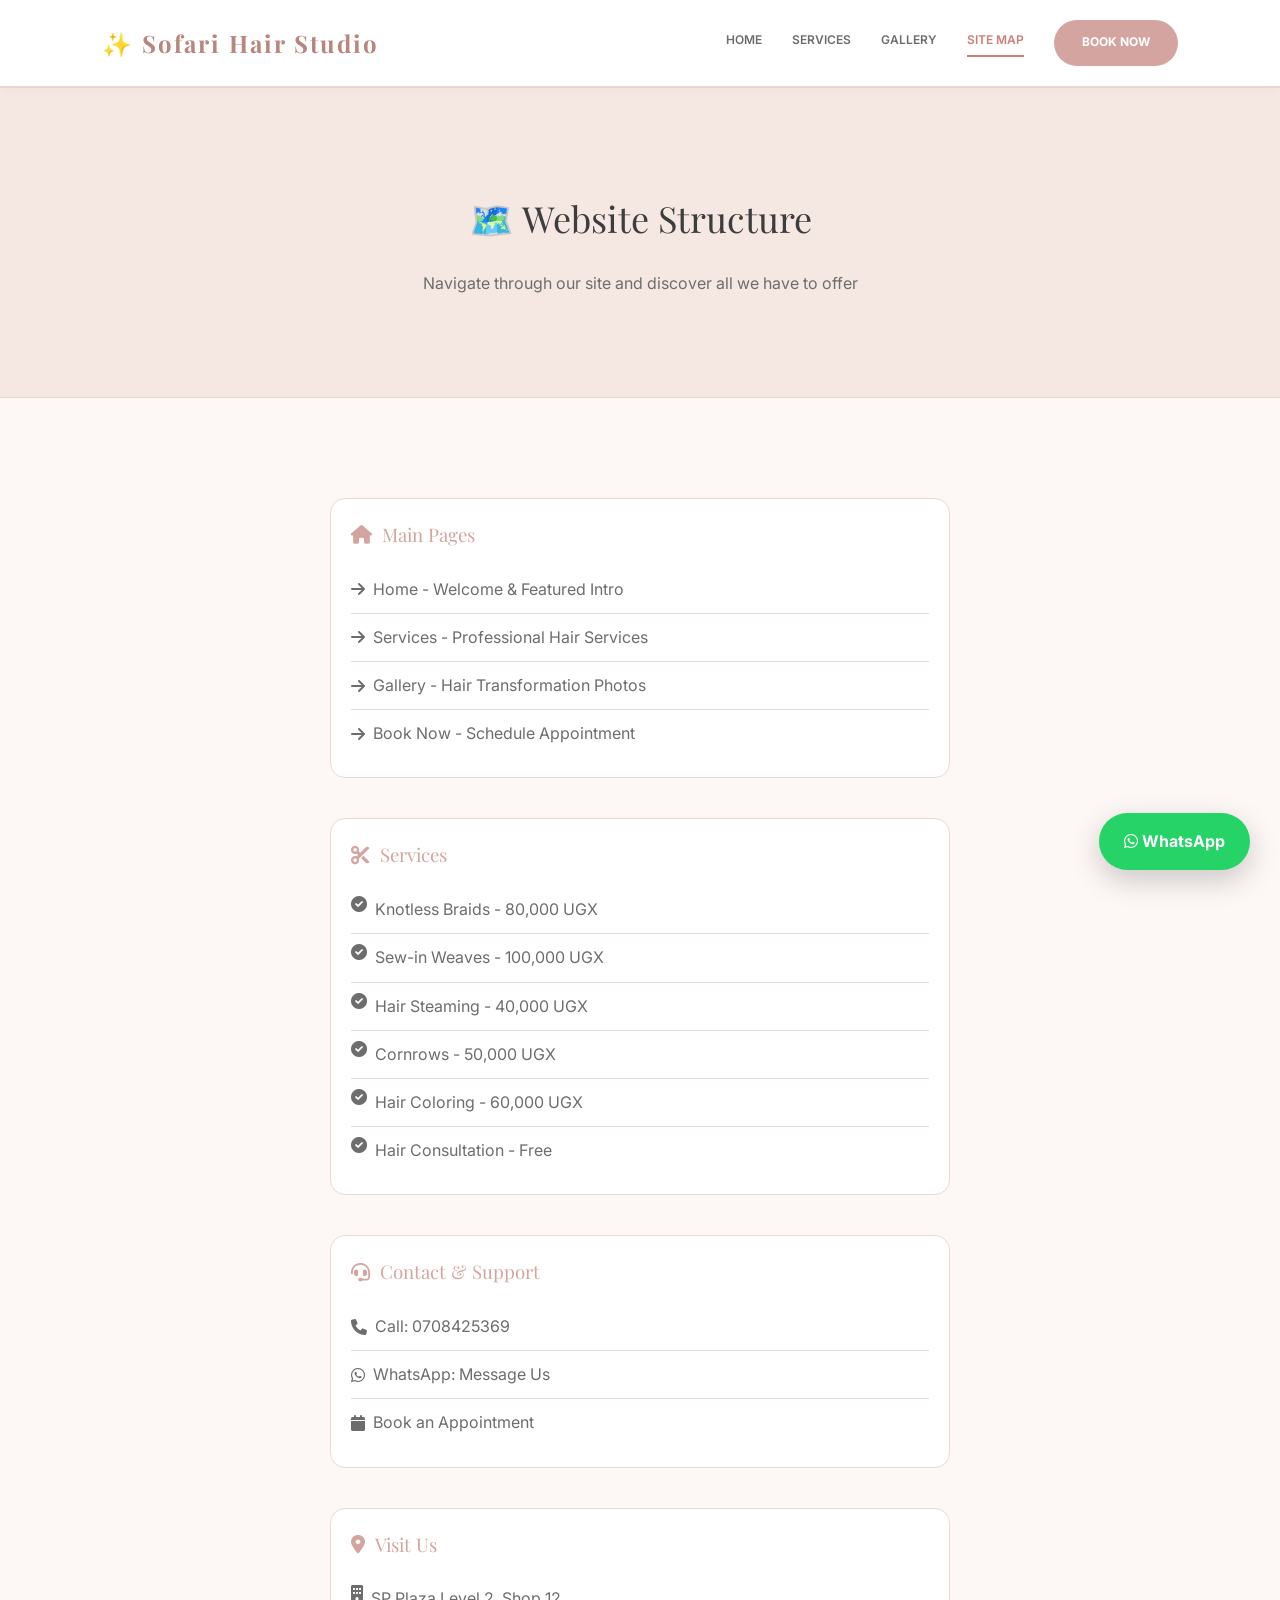
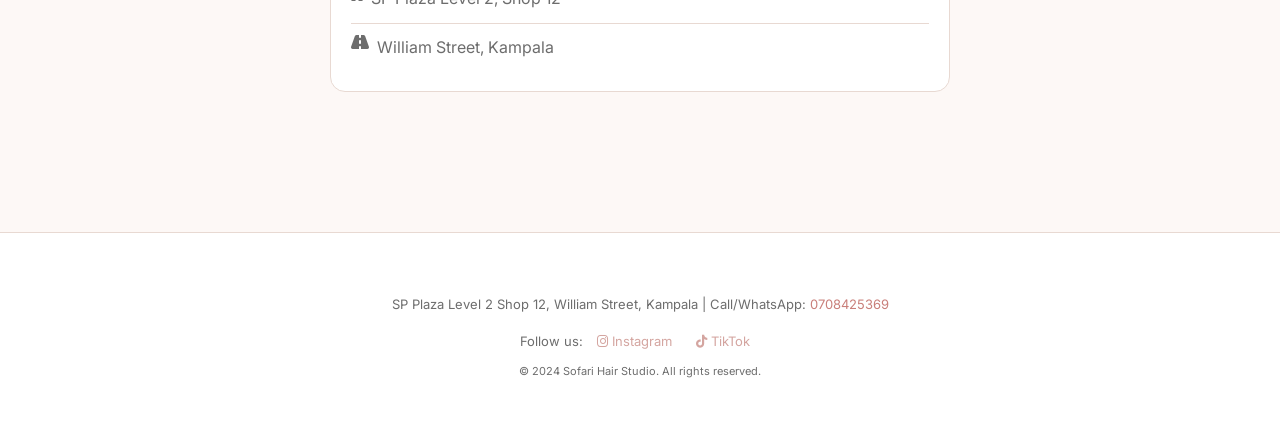
<file: sitemap.html>
<!DOCTYPE html>
<html lang="en">
<head>
    <meta charset="UTF-8">
    <meta name="viewport" content="width=device-width, initial-scale=1.0">
    <link rel="stylesheet" href="style.css">
    <link rel="stylesheet" href="https://cdnjs.cloudflare.com/ajax/libs/font-awesome/6.0.0/css/all.min.css">
    <title>Site Map | Sofari Hair Studio</title>
    <style>
        .sitemap-container {
            max-width: 700px;
            margin: 60px auto;
            padding: 40px;
        }

        .sitemap-section {
            margin-bottom: 40px;
            padding: 20px;
            background: var(--bg-card);
            border: 1px solid var(--border);
            border-radius: 15px;
            transition: 0.3s;
        }

        .sitemap-section:hover {
            border-color: var(--accent);
            box-shadow: 0 10px 30px rgba(212, 175, 55, 0.1);
        }

        .sitemap-section h3 {
            color: var(--accent);
            margin-bottom: 15px;
            display: flex;
            align-items: center;
            gap: 10px;
        }

        .sitemap-section ul {
            list-style: none;
            padding: 0;
        }

        .sitemap-section li {
            padding: 10px 0;
            border-bottom: 1px solid var(--border);
        }

        .sitemap-section li:last-child {
            border-bottom: none;
        }

        .sitemap-section a {
            color: var(--text-light);
            text-decoration: none;
            transition: 0.3s;
            display: flex;
            align-items: center;
            gap: 8px;
        }

        .sitemap-section a:hover {
            color: var(--accent);
            transform: translateX(5px);
        }
    </style>
</head>
<body>
<header>
    <a href="index.html" class="logo">✨ Sofari Hair Studio</a>
    <nav>
        <a href="index.html">Home</a>
        <a href="services.html">Services</a>
        <a href="gallery.html">Gallery</a>
        <a href="sitemap.html" class="active">Site Map</a>
        <a href="booking.html" class="nav-book-btn">Book Now</a>
    </nav>
</header>

<main>
    <div class="description-bar">
        <h2>🗺️ Website Structure</h2>
        <p>Navigate through our site and discover all we have to offer</p>
    </div>

    <div class="sitemap-container">
        <div class="sitemap-section">
            <h3><i class="fas fa-home"></i> Main Pages</h3>
            <ul>
                <li><a href="index.html"><i class="fas fa-arrow-right"></i> Home - Welcome & Featured Intro</a></li>
                <li><a href="services.html"><i class="fas fa-arrow-right"></i> Services - Professional Hair Services</a></li>
                <li><a href="gallery.html"><i class="fas fa-arrow-right"></i> Gallery - Hair Transformation Photos</a></li>
                <li><a href="booking.html"><i class="fas fa-arrow-right"></i> Book Now - Schedule Appointment</a></li>
            </ul>
        </div>

        <div class="sitemap-section">
            <h3><i class="fas fa-scissors"></i> Services</h3>
            <ul>
                <li><span style="color: var(--text-light); display: flex; gap: 8px;"><i class="fas fa-check-circle"></i> Knotless Braids - 80,000 UGX</span></li>
                <li><span style="color: var(--text-light); display: flex; gap: 8px;"><i class="fas fa-check-circle"></i> Sew-in Weaves - 100,000 UGX</span></li>
                <li><span style="color: var(--text-light); display: flex; gap: 8px;"><i class="fas fa-check-circle"></i> Hair Steaming - 40,000 UGX</span></li>
                <li><span style="color: var(--text-light); display: flex; gap: 8px;"><i class="fas fa-check-circle"></i> Cornrows - 50,000 UGX</span></li>
                <li><span style="color: var(--text-light); display: flex; gap: 8px;"><i class="fas fa-check-circle"></i> Hair Coloring - 60,000 UGX</span></li>
                <li><span style="color: var(--text-light); display: flex; gap: 8px;"><i class="fas fa-check-circle"></i> Hair Consultation - Free</span></li>
            </ul>
        </div>

        <div class="sitemap-section">
            <h3><i class="fas fa-headset"></i> Contact & Support</h3>
            <ul>
                <li><a href="tel:0708425369"><i class="fas fa-phone"></i> Call: 0708425369</a></li>
                <li><a href="https://wa.me/256708425369" target="_blank"><i class="fab fa-whatsapp"></i> WhatsApp: Message Us</a></li>
                <li><a href="booking.html"><i class="fas fa-calendar"></i> Book an Appointment</a></li>
            </ul>
        </div>

        <div class="sitemap-section">
            <h3><i class="fas fa-map-marker-alt"></i> Visit Us</h3>
            <ul>
                <li><span style="color: var(--text-light); display: flex; gap: 8px;"><i class="fas fa-building"></i> SP Plaza Level 2, Shop 12</span></li>
                <li><span style="color: var(--text-light); display: flex; gap: 8px;"><i class="fas fa-road"></i> William Street, Kampala</span></li>
            </ul>
        </div>
    </div>
</main>

<footer>
    <p>SP Plaza Level 2 Shop 12, William Street, Kampala | Call/WhatsApp: <a href="tel:0708425369">0708425369</a></p>
    <p style="margin-top:15px;">
        Follow us: 
        <a href="https://www.instagram.com/sofarihairstudio?igsh=MTB6eWc3endqeXNsdg==" target="_blank" style="color: var(--accent); text-decoration: none; margin: 0 10px;">
            <i class="fab fa-instagram"></i> Instagram
        </a>
        <a href="https://www.tiktok.com/@sofari.hair.studio?_r=1&_t=ZS-95yvasUpIJh" target="_blank" style="color: var(--accent); text-decoration: none; margin: 0 10px;">
            <i class="fab fa-tiktok"></i> TikTok
        </a>
    </p>
    <p style="margin-top:10px; font-size:11px;">&copy; 2024 Sofari Hair Studio. All rights reserved.</p>
</footer>

<a href="https://wa.me/256708425369" class="whatsapp-btn">
    <i class="fab fa-whatsapp"></i> WhatsApp
</a>

<script src="app.js"></script>
</body>
</html>
</file>
<file: style.css>
@import url('https://fonts.googleapis.com/css2?family=Playfair+Display:ital,wght@0,400;0,700;1,400&family=Inter:wght@300;400;600&display=swap');

:root {
    --bg-light: #fdf8f6;
    --bg-medium: #f5e8e3;
    --bg-card: #ffffff;
    --accent: #d4a5a0;
    --accent-hover: #c97f7a;
    --accent-dark: #b8857f;
    --text-dark: #3d3d3d;
    --text-light: #6d6d6d;
    --text-muted: #8d8d8d;
    --white: #ffffff;
    --border: #e8d9d2;
    --pink-primary: #e8a0a0;
    --pink-secondary: #f0b8b0;
}

* { box-sizing: border-box; margin: 0; padding: 0; }

body {
    font-family: 'Inter', sans-serif;
    background: var(--bg-light);
    color: var(--text-dark);
    line-height: 1.7;
    overflow-x: hidden;
    transition: background-color 0.3s ease;
}

h1, h2, h3, .logo { font-family: 'Playfair Display', serif; font-weight: 400; }

/* NAVIGATION HEADER */
header {
    display: flex;
    justify-content: space-between;
    align-items: center;
    padding: 20px 8%;
    background: var(--white);
    border-bottom: 1px solid var(--border);
    box-shadow: 0 2px 15px rgba(212, 160, 160, 0.1);
    position: sticky;
    top: 0;
    z-index: 999;
}

.logo { 
    font-size: 24px; 
    letter-spacing: 2px; 
    color: var(--accent-dark); 
    text-decoration: none; 
    font-weight: 700; 
}
.logo:hover { color: var(--accent-hover); }

nav { display: flex; align-items: center; gap: 30px; }

nav a {
    text-decoration: none;
    color: var(--text-light);
    font-size: 12px;
    font-weight: 600;
    text-transform: uppercase;
    transition: 0.3s;
    padding-bottom: 5px;
    border-bottom: 2px solid transparent;
}

nav a.active { color: var(--accent-hover); border-bottom: 2px solid var(--accent-hover); }
nav a:hover { color: var(--accent-hover); border-bottom: 2px solid var(--accent-hover); }

.nav-book-btn {
    background: var(--accent);
    color: var(--white) !important;
    padding: 12px 28px;
    border-radius: 50px;
    font-weight: 700;
    transition: 0.3s;
}

.nav-book-btn:hover {
    background: var(--accent-hover);
    transform: translateY(-2px);
}

.cart-icon {
    position: relative;
    cursor: pointer;
    color: var(--accent);
    font-size: 18px;
    transition: 0.3s;
}

.cart-icon:hover { color: var(--accent-hover); }

.cart-count {
    position: absolute;
    top: -8px;
    right: -8px;
    background: var(--accent);
    color: var(--white);
    width: 20px;
    height: 20px;
    border-radius: 50%;
    display: flex;
    align-items: center;
    justify-content: center;
    font-size: 10px;
    font-weight: 700;
}

/* HERO SECTION (SPLIT LAYOUT) */
.hero-split {
    display: flex;
    align-items: center;
    justify-content: space-between;
    padding: 80px 8%;
    gap: 50px;
    flex-wrap: wrap;
}

.hero-content { flex: 1; min-width: 350px; }
.hero-content span { color: var(--accent); letter-spacing: 3px; font-size: 11px; font-weight: 600; text-transform: uppercase; }
.hero-content h1 { font-size: 60px; line-height: 1.1; margin: 20px 0; color: var(--text-dark); }
.hero-content h1 em { font-style: italic; color: var(--accent-hover); }
.hero-content p { font-size: 16px; color: var(--text-light); max-width: 450px; margin-bottom: 40px; }

/* HERO IMAGE AREA */
.hero-visual { flex: 1; position: relative; min-width: 400px; display: flex; justify-content: center; }
.img-container { position: relative; width: 100%; max-width: 450px; height: 550px; }
.img-container img { width: 100%; height: 100%; object-fit: cover; border-radius: 40px; box-shadow: 0 30px 60px rgba(212, 160, 160, 0.3); border: 2px solid var(--accent); }

.badge {
    position: absolute;
    bottom: 40px;
    left: -30px;
    background: var(--white);
    padding: 20px 30px;
    border-radius: 20px;
    box-shadow: 0 15px 35px rgba(0,0,0,0.1);
    text-align: center;
    border: 1px solid var(--accent);
}

.badge strong { display: block; font-size: 24px; color: var(--accent-hover); }
.badge span { font-size: 11px; text-transform: uppercase; color: var(--text-light); }

/* BUTTONS */
.btn-rose { 
    background: var(--accent); 
    color: var(--white); 
    padding: 18px 35px; 
    border-radius: 50px; 
    text-decoration: none; 
    display: inline-block; 
    font-weight: 700; 
    transition: 0.3s; 
    border: none;
    cursor: pointer;
}
.btn-rose:hover { 
    background: var(--accent-hover); 
    transform: translateY(-3px);
    box-shadow: 0 10px 30px rgba(212, 160, 160, 0.3);
}

.btn-outline { 
    border: 2px solid var(--accent); 
    color: var(--accent-hover); 
    padding: 18px 35px; 
    border-radius: 50px; 
    text-decoration: none; 
    margin-left: 15px; 
    transition: 0.3s;
    display: inline-block;
    font-weight: 600;
}
.btn-outline:hover { 
    background: var(--accent);
    color: var(--white);
    transform: translateY(-3px);
}

/* DESCRIPTION BAR */
.description-bar { 
    background: var(--bg-medium); 
    text-align: center; 
    padding: 100px 10%; 
    border-top: 1px solid var(--border);
    border-bottom: 1px solid var(--border);
}
.description-bar h2 { 
    font-size: 36px; 
    margin-bottom: 20px; 
    color: var(--text-dark); 
}
.description-bar p { 
    color: var(--text-light); 
    max-width: 600px; 
    margin: 0 auto; 
    font-size: 16px;
}

/* FOOTER */
footer { 
    padding: 60px 8%; 
    text-align: center; 
    border-top: 1px solid var(--border); 
    color: var(--text-light); 
    font-size: 13px; 
    background: var(--white);
}

footer a {
    color: var(--accent-hover);
    text-decoration: none;
    transition: 0.3s;
}

footer a:hover { color: var(--accent-dark); }

/* WHATSAPP */
.whatsapp-btn {
    position: fixed; 
    bottom: 30px; 
    right: 30px;
    background: #25d366; 
    color: white; 
    padding: 15px 25px;
    border-radius: 50px; 
    text-decoration: none; 
    font-weight: bold;
    box-shadow: 0 10px 30px rgba(0,0,0,0.2); 
    z-index: 1000;
    transition: 0.3s;
}

.whatsapp-btn:hover {
    background: #20a85c;
    transform: scale(1.1);
}

/* GLAM GRID (PRODUCTS & GALLERY) */
.glam-grid {
    display: grid;
    grid-template-columns: repeat(auto-fit, minmax(280px, 1fr));
    gap: 30px;
    padding: 60px 8%;
}

.glam-card {
    background: var(--white);
    border: 1px solid var(--border);
    border-radius: 15px;
    overflow: hidden;
    transition: 0.3s;
    cursor: pointer;
}

.glam-card:hover {
    transform: translateY(-10px);
    border-color: var(--accent);
    box-shadow: 0 15px 40px rgba(212, 160, 160, 0.2);
}

.glam-card img {
    width: 100%;
    height: 250px;
    object-fit: cover;
    display: block;
}

.glam-card h3 {
    font-size: 18px;
    padding: 20px;
    color: var(--text-dark);
    margin: 0;
}

.glam-card p {
    padding: 0 20px 10px;
    color: var(--accent-hover);
    font-weight: 600;
    font-size: 16px;
}

.glam-card button {
    width: calc(100% - 40px);
    margin: 10px 20px 20px;
    padding: 12px;
    border: none;
}

/* BOOKING FORM */
.booking-container {
    max-width: 500px;
    margin: 80px auto;
    padding: 40px;
    background: var(--white);
    border: 1px solid var(--border);
    border-radius: 20px;
}

.booking-container h2 {
    color: var(--text-dark);
    margin-bottom: 30px;
    text-align: center;
}

.booking-container form {
    display: flex;
    flex-direction: column;
    gap: 15px;
}

.booking-container input,
.booking-container select {
    padding: 15px;
    border: 1px solid var(--border);
    border-radius: 10px;
    background: var(--bg-light);
    color: var(--text-dark);
    font-size: 14px;
    transition: 0.3s;
}

.booking-container input:focus,
.booking-container select:focus {
    outline: none;
    border-color: var(--accent);
    box-shadow: 0 0 10px rgba(212, 160, 160, 0.2);
}

.booking-container input::placeholder {
    color: var(--text-light);
}

/* CART */
.cart-modal {
    display: none;
    position: fixed;
    top: 0;
    left: 0;
    width: 100%;
    height: 100%;
    background: rgba(0, 0, 0, 0.5);
    z-index: 2000;
    align-items: center;
    justify-content: center;
}

.cart-modal.active {
    display: flex;
}

.cart-content {
    background: var(--white);
    border: 2px solid var(--accent);
    border-radius: 20px;
    width: 90%;
    max-width: 500px;
    max-height: 80vh;
    overflow-y: auto;
    padding: 30px;
}

.cart-content h2 {
    color: var(--text-dark);
    margin-bottom: 20px;
}

.cart-item {
    background: var(--bg-light);
    border: 1px solid var(--border);
    padding: 15px;
    border-radius: 10px;
    margin-bottom: 15px;
    display: flex;
    justify-content: space-between;
    align-items: center;
}

.cart-item-info h4 {
    color: var(--text-dark);
    margin-bottom: 5px;
}

.cart-item-info p {
    color: var(--accent-hover);
    font-weight: 600;
}

.cart-item button {
    background: #d9534f;
    color: white;
    border: none;
    padding: 8px 15px;
    border-radius: 5px;
    cursor: pointer;
    transition: 0.3s;
}

.cart-item button:hover {
    background: #c9302c;
}

.cart-total {
    background: var(--bg-light);
    padding: 20px;
    border-radius: 10px;
    margin-top: 20px;
    border: 1px solid var(--border);
}

.cart-total p {
    color: var(--text-light);
    margin-bottom: 10px;
}

.cart-total strong {
    color: var(--accent-hover);
    font-size: 18px;
}

.cart-content .btn-rose {
    width: 100%;
    margin-top: 20px;
}

.close-cart {
    color: var(--accent-hover);
    cursor: pointer;
    font-size: 24px;
    float: right;
    transition: 0.3s;
}

.close-cart:hover {
    color: var(--accent-dark);
}

/* RESPONSIVE */
@media (max-width: 768px) {
    header {
        flex-direction: column;
        gap: 15px;
        padding: 15px 5%;
    }

    nav {
        flex-wrap: wrap;
        justify-content: center;
        gap: 10px;
        font-size: 10px;
    }

    .hero-split {
        padding: 40px 5%;
        gap: 20px;
    }

    .hero-content h1 {
        font-size: 40px;
    }

    .hero-visual {
        min-width: 100%;
    }

    .img-container {
        height: 350px;
    }

    .badge {
        bottom: 20px;
        left: 20px;
    }

    .glam-grid {
        grid-template-columns: repeat(auto-fit, minmax(200px, 1fr));
        gap: 20px;
        padding: 40px 5%;
    }

    .booking-container {
        margin: 40px 20px;
        padding: 30px 20px;
    }
}

.gallery-grid {
    display: grid;
    grid-template-columns: repeat(auto-fit, minmax(280px, 1fr));
    gap: 20px;
    padding: 60px 8%;
}

.gallery-item {
    position: relative;
    overflow: hidden;
    border-radius: 15px;
    height: 300px;
    cursor: pointer;
    transition: 0.3s;
    border: 1px solid var(--border);
}

.gallery-item:hover {
    transform: scale(1.05);
    border-color: var(--accent);
    box-shadow: 0 15px 40px rgba(212, 160, 160, 0.2);
}

.gallery-item img {
    width: 100%;
    height: 100%;
    object-fit: cover;
}

.gallery-overlay {
    position: absolute;
    bottom: 0;
    left: 0;
    right: 0;
    background: linear-gradient(transparent, rgba(0,0,0,0.8));
    padding: 20px;
    transform: translateY(100%);
    transition: 0.3s;
}

.gallery-item:hover .gallery-overlay {
    transform: translateY(0);
}

.gallery-overlay p {
    color: var(--white);
    margin: 0;
}
</file>
